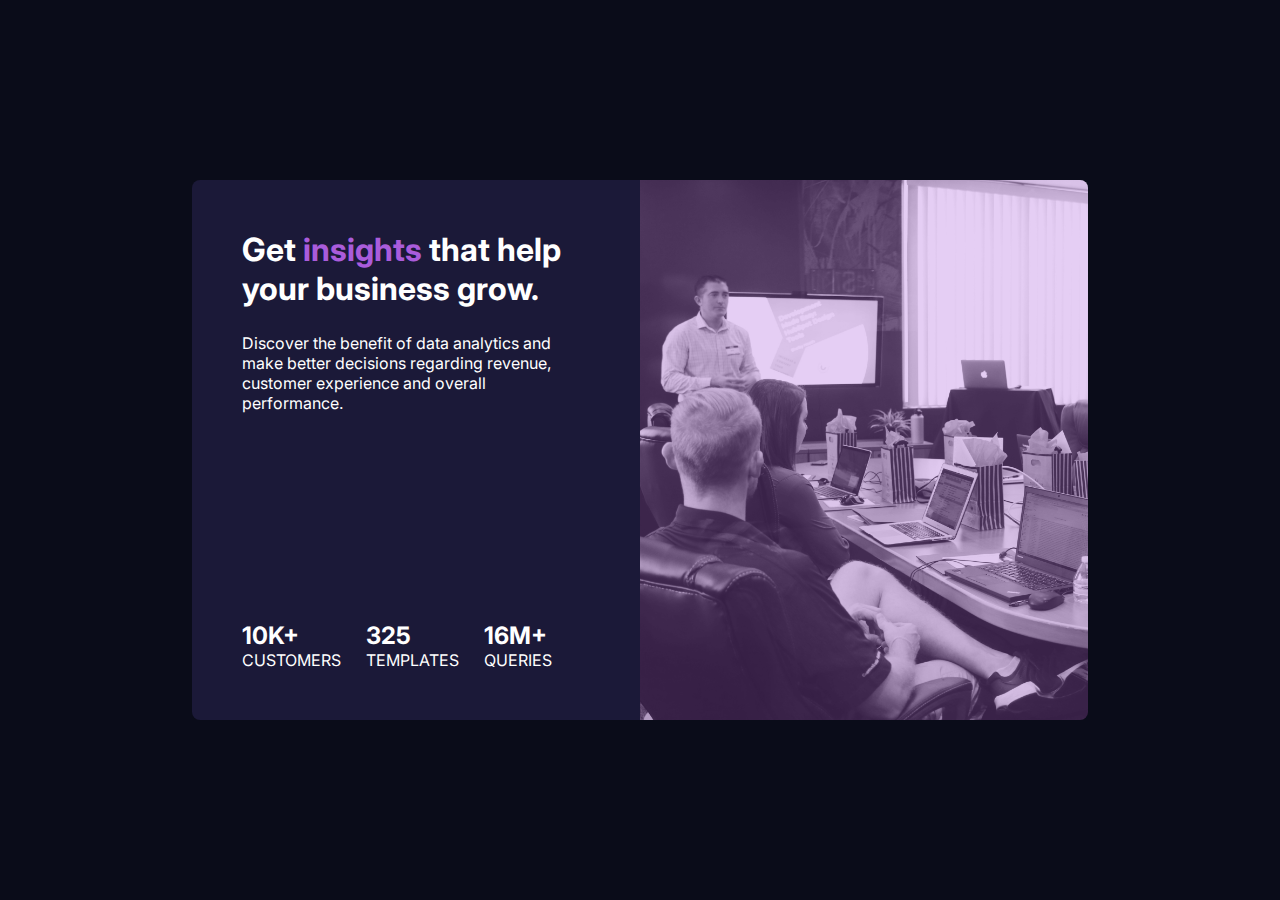
<file: flex-box/index.html>
<html lang="en">
<head>
    <meta charset="UTF-8">
    <meta http-equiv="X-UA-Compatible" content="IE=edge">
    <meta name="viewport" content="width=device-width, initial-scale=1.0">
    <!--font --------------------->
    <link rel="preconnect" href="https://fonts.googleapis.com">
    <link rel="preconnect" href="https://fonts.gstatic.com" crossorigin>
    <link href="https://fonts.googleapis.com/css2?family=Lexend+Deca:wght@300;400&display=swap" rel="stylesheet">
    <!-- ------------------------font-->
    <title>Flex Box</title>
    <link rel="stylesheet" href="./css/flex.css">
</head>
<body>
  <div class="container">
    <div class="card">
        <div class="card-details">
            <div class="card-title">
                <h1>Get <span>insights</span> that help your business grow.</h1>
                <p>Discover the benefit of data analytics and make better decisions regarding revenue, customer experience and overall performance.</p>
            </div>
            <div class="card-stat">
                <div>
                    <h2>10K+</h2>
                    <p>CUSTOMERS</p>
                </div>
                <div>
                    <h2>325</h2>
                    <p>TEMPLATES</p>
                </div>
                <div>
                    <h2>16M+</h2>
                    <p>QUERIES</p>
                </div>
            </div>
        </div>
        <div class="card-img">
            <div class="overlay"></div>
            <img src="./img/meeting.jpg" alt="">
        </div>
    </div>
  </div>
</body>
</html>
</file>
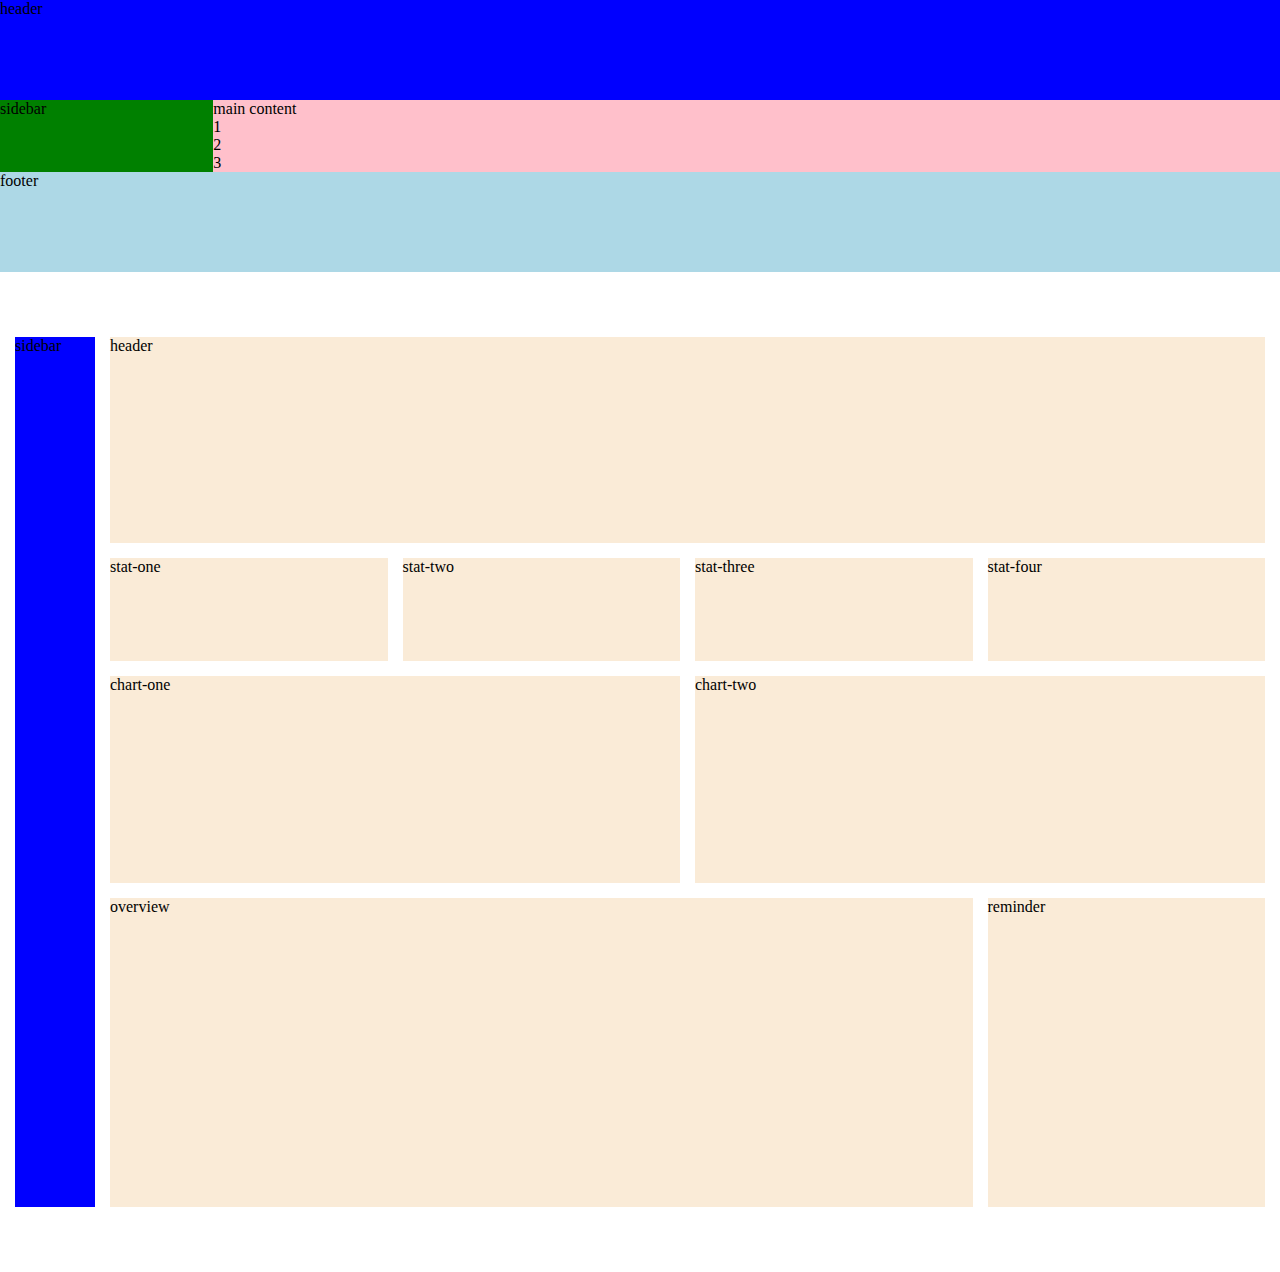
<file: grid/index.html>
<html lang="en">
<head>
    <meta charset="UTF-8">
    <meta http-equiv="X-UA-Compatible" content="IE=edge">
    <meta name="viewport" content="width=device-width, initial-scale=1.0">
    <title>Document</title>
    <link rel="stylesheet" href="./css/grid.css">
</head>
<body>
   <section class="grid_layout_1">
    <div class="main-wrapper">
        <div class="header">
            header
        </div>
        <div class="sidebar">
            sidebar
        </div>
        <div class="main-content">
            main content
            <div class="div">1</div>
            <div class="div">2</div>
            <div class="div">3</div>
        </div>
        <div class="footer">
            footer
        </div>
    </div>
   </section>
    <section class="grid_layout_2">
        <div class="container">
            <div class="sidebar-2">sidebar</div>
            <div class="header-2">
                header
            </div>
            <div class="stat-one">stat-one</div>
            <div class="stat-two">stat-two</div>
            <div class="stat-three">stat-three</div>
            <div class="stat-four">stat-four</div>
            <div class="chart_one">chart-one</div>
            <div class="chart_two">chart-two</div>
            <div class="overview">overview</div>
            <div class="reminder">reminder</div>
        </div>
    </section>
</body>
</html>
</file>
<file: flex-box/css/flex.css>
@import url('https://fonts.googleapis.com/css2?family=Inter:wght@300;400;500&display=swap');
/*-------------------------  */
:root{
    --blue: #1b1938;
    --dark-violet: #0a0c19;
    --violet: #aa5cdb;
    --white: #ffff;
    --off-white: #dcdcdc;
    --primary-font: 'Inter', sans-serif;
    --second-font: 'Lexend Deca', sans-serif;
}
/* ----------------------- */

*{
    box-sizing: border-box;
    margin: 0;
    padding: 0;
}

/* ------------------ */
.container{
    height: 100vh;
    display: flex;
    justify-content: center;
    align-items: center;
    background-color: var(--dark-violet);
}
.card{
    height: 60vh;
    width: 70%;
    display: flex;
    border-radius: 8px;
    overflow: hidden;
}
.card-details{
    width: 50%;
    height: 100%;
    background-color: var(--blue);
    color: var(--white);
    font-family: var(--primary-font);
    display: flex;
    flex-direction: column;
    justify-content: space-between;
    padding: 50px;
}
.card-title > h1{
    margin-bottom: 25px;
}
.card-title > h1 > span{
    color: var(--violet);
}
.card-stat{
    display: flex;
    gap: 25px;
}

.card-img{
    width: 50%;
    height: 100%; 
    position: relative; 
}
.card-img > img{
    width: 100%;
    height: 100%;
    object-fit: cover;
    object-position: left;
    filter: grayscale(100%);
}
.overlay{
    position: absolute;
    width: 100%;
    height: 100%;
    background-color: var(--violet);
    opacity: 0.3;
    z-index: 500;
    transition: all ease-in-out .3s;
}
.card:hover .overlay{
    opacity: 0;
}
.card:hover .card-img > img{
    filter: grayscale(0);
}
/* ----------------- */
@media only screen and(max-width : 1100px){
    .card-img{
        width: 30%;
    }
    .card-details{
        width: 70%;
    }
}
@media only screen and(max-width: 800px) {
    .card{
        height: 90vh;
        flex-direction: column-reverse;
    }
    .card-img{
        width: 100%;
    }
    .card-details{
        width: 100%;
    }
}
@media only screen and(max-width: 500px){
    .card-img{
        height: 40%;
    }
    .card-details{
        height: 60%;
        padding: 25px;
    }
    .card-title > h1{
        font-size: 1.5rem;
    }
}
</file>
<file: grid/css/grid.css>
*{
    box-sizing: border-box;
    margin: 0;
    padding: 0;
}
.main-wrapper{
    display: grid; 
    grid-template-columns: repeat(12,1fr);
    grid-template-rows: 100px 1fr 100px;
}
.header{
    grid-column: 1 / -1;
    background-color: blue;
}
.sidebar{
    background-color: green;
    grid-column: 1 / 3;
}
.main-content{
    background-color: pink;
    grid-column: 3 / -1;
}
.footer{
    background-color: lightblue;
    grid-column: 1 / -1;
}
@media (max-width: 1100px) {
  
    .main-content{
        background-color: red;
    }
}
@media (max-width: 900px) {
    .main-wrapper{
        grid-template-rows: 100px 80px 1fr 100px;
    }
    .main-content{
        grid-column: 1/-1;
        background-color: yellow;
    }
    .sidebar{
        grid-column: 1 /-1;
    }
}
section{
    margin-bottom: 50px;
}
/* section 2 grid layout */
.container{
    height: 100vh;
    width: 100%;
    display: grid;
    padding: 15px;
    grid-template-columns: 80px repeat(12, 1fr);
    grid-template-rows: 2fr 1fr 2fr 3fr;
    gap: 15px;
}
.container div{
    background-color: antiquewhite;
}
.container > .sidebar-2{
    background-color: blue;
    grid-row: 1 / -1;
}
.header-2{
    grid-column: 2 / -1;
}
.stat-one{
    grid-column: 2 /5;
}
.stat-two{
    grid-column: 5 / 8;
}
.stat-three{
    grid-column: 8 /11;
}
.stat-four{
    grid-column: 11/14;
}
.chart_one{
    grid-column: 2 / 8;
}
.chart_two{
    grid-column: 8 / 14;
}
.overview{
grid-column: 2/ 11;
}
.reminder{
    grid-column: 11 /-1;
}
</file>
